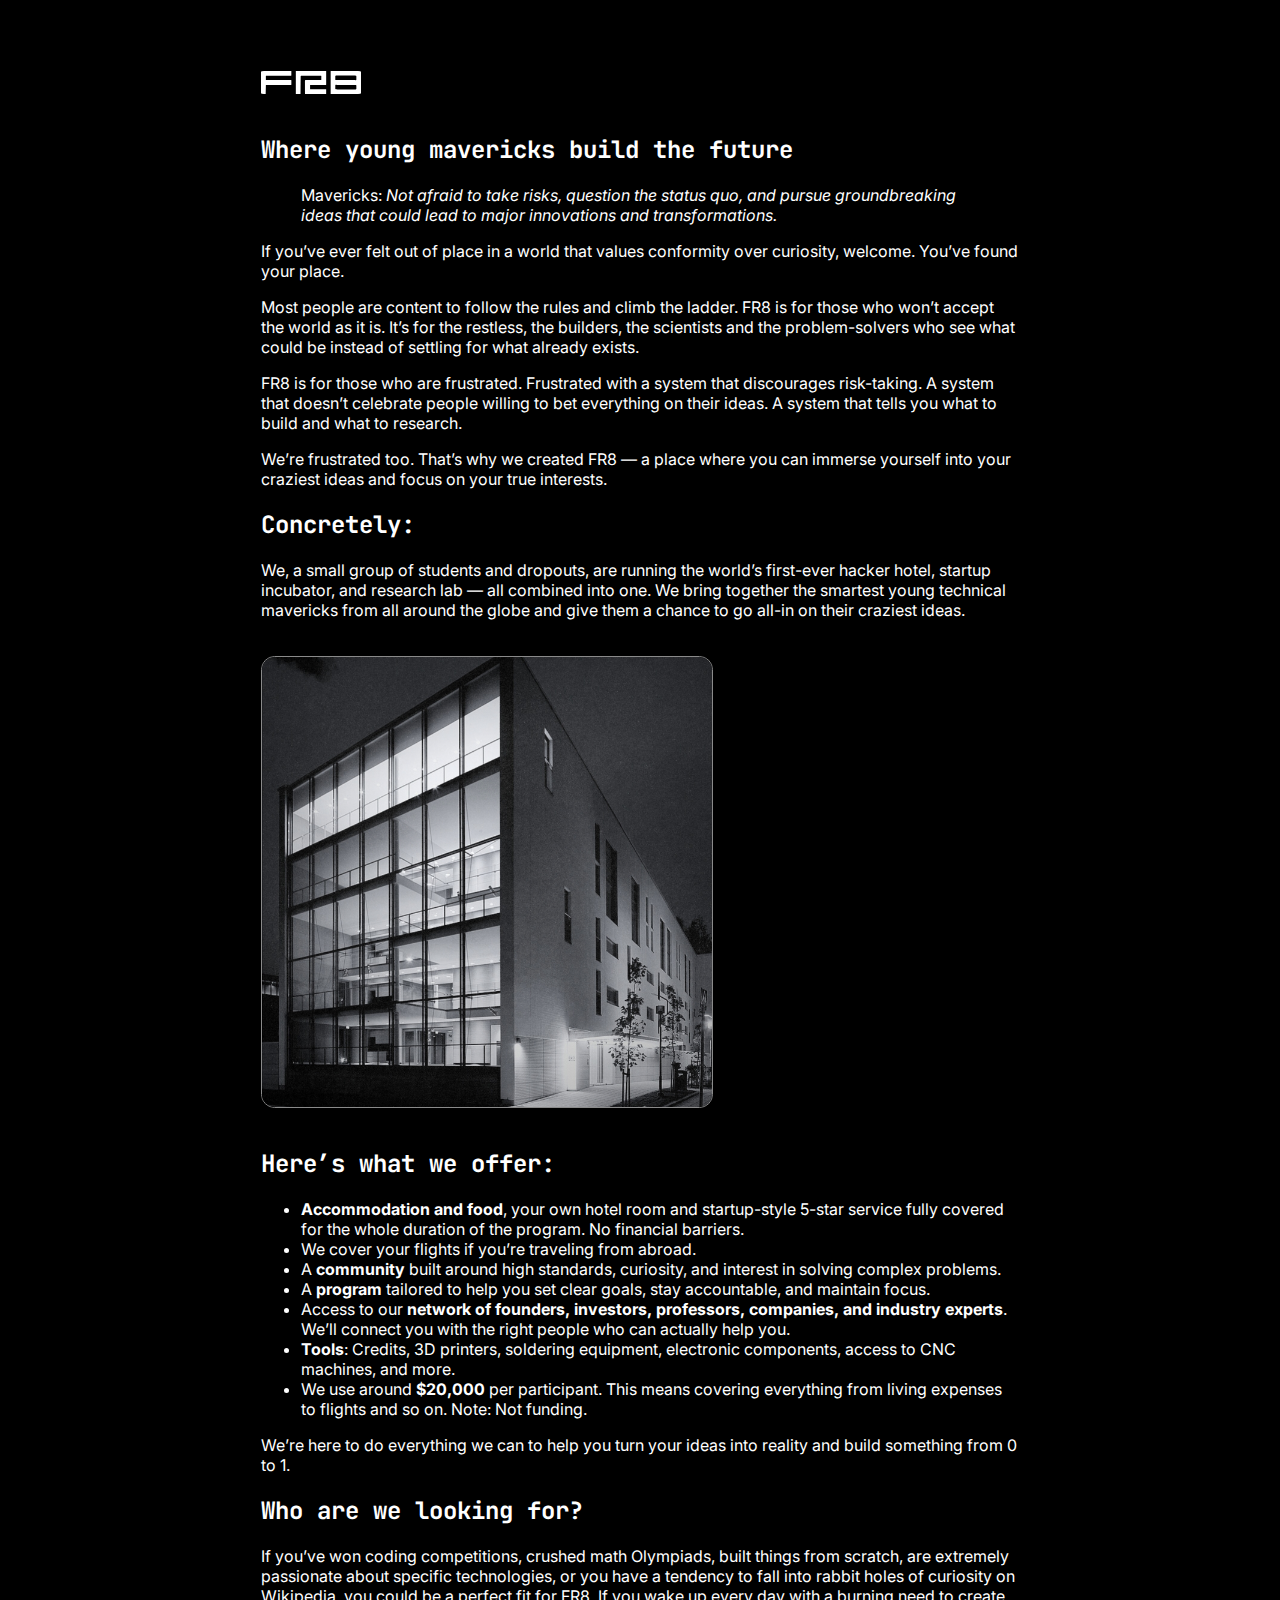
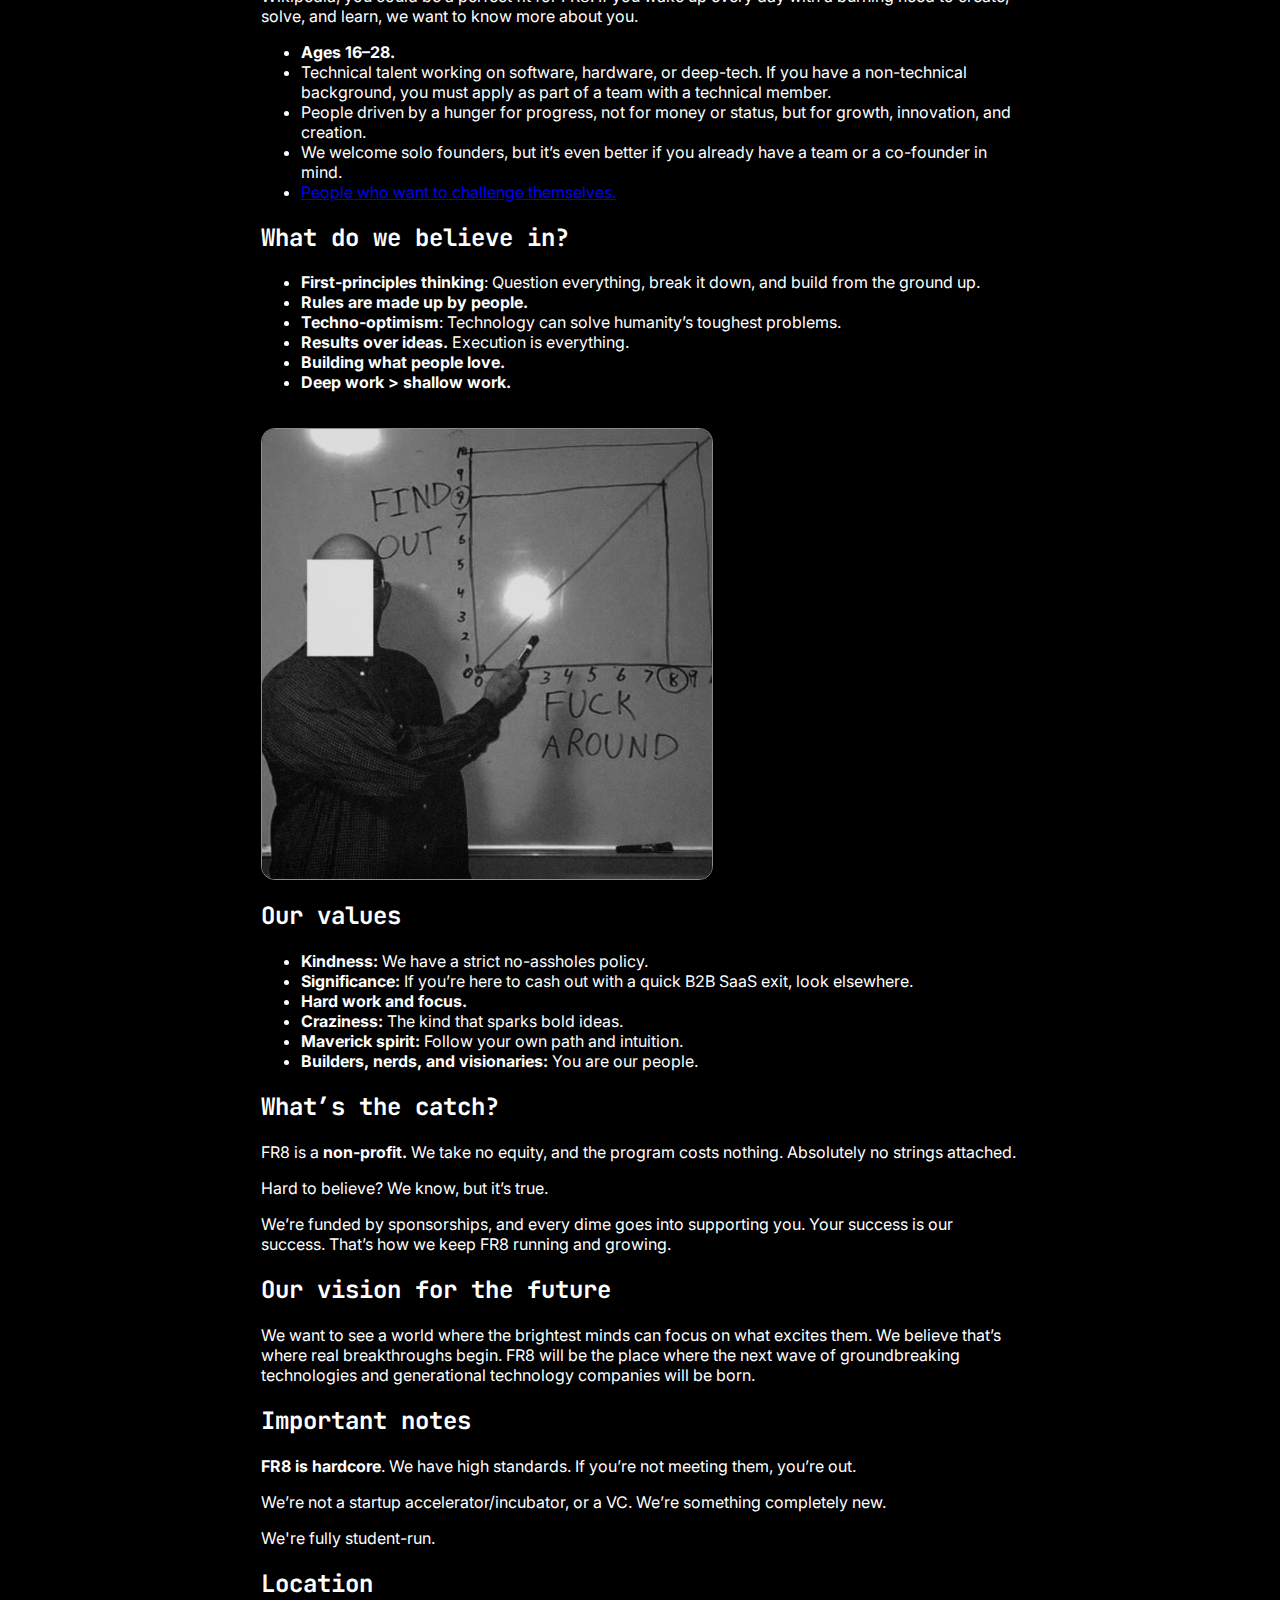
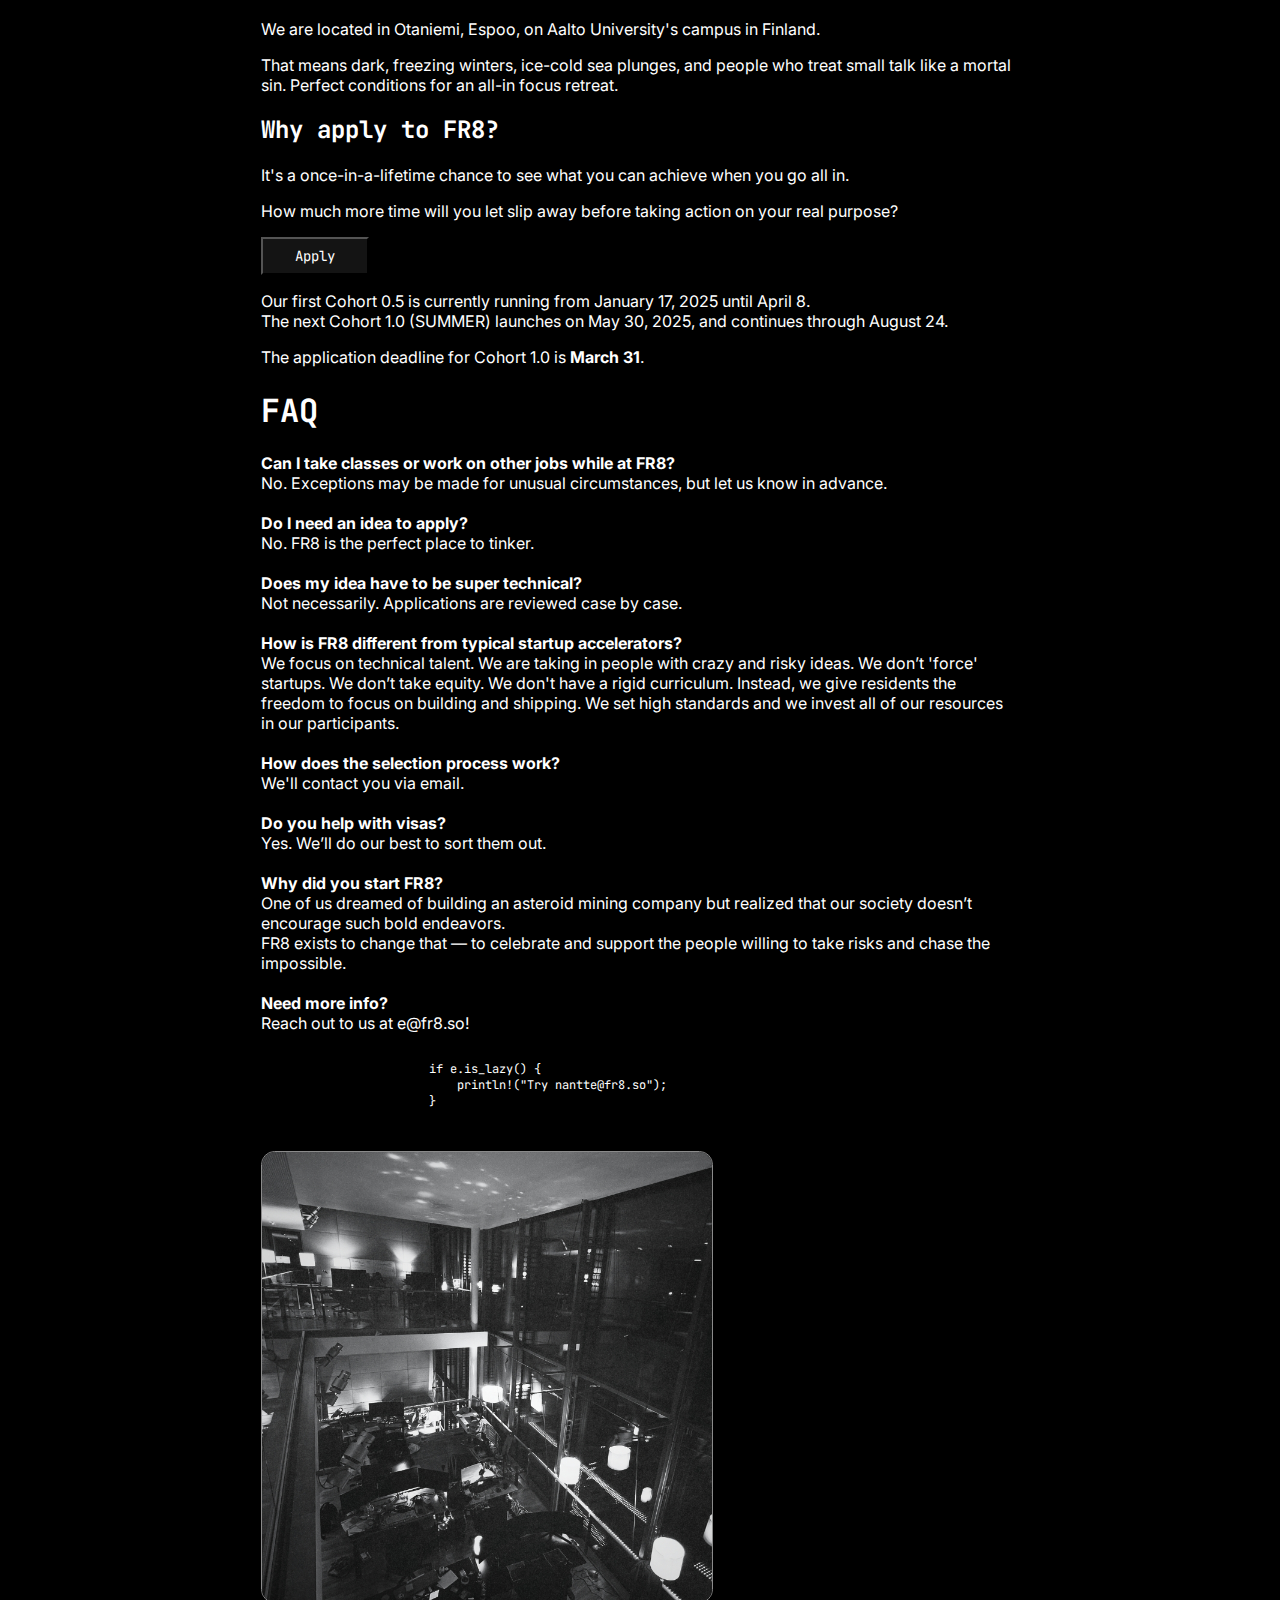
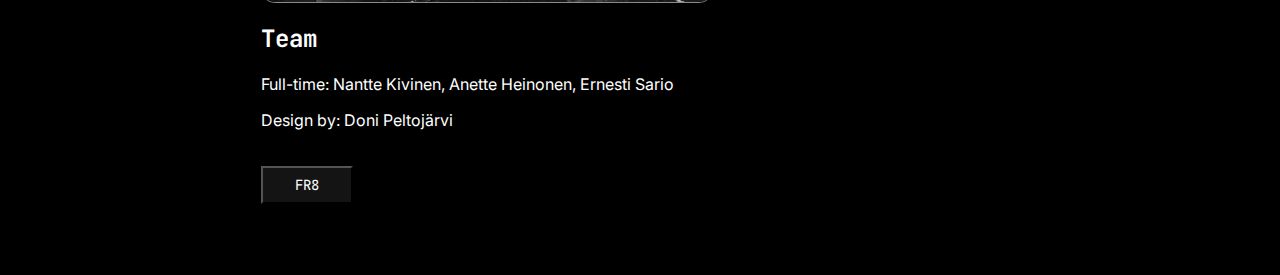
<file: index.html>
<!DOCTYPE html>
<html lang="en">
<head>
    <meta charset="UTF-8">
    <meta name="viewport" content="width=device-width, initial-scale=1.0">
    <title>FR8 Manifesto</title>
    <link href="https://fonts.googleapis.com/css2?family=Inter:wght@400;500&family=JetBrains+Mono:wght@400;700&display=swap" rel="stylesheet">
    <link rel="stylesheet" href="styles.css">
    <script>(function(w,d,s,l,i){w[l]=w[l]||[];w[l].push({'gtm.start':
    new Date().getTime(),event:'gtm.js'});var f=d.getElementsByTagName(s)[0],
    j=d.createElement(s),dl=l!='dataLayer'?'&l='+l:'';j.async=true;j.src=
    'https://www.googletagmanager.com/gtm.js?id='+i+dl;f.parentNode.insertBefore(j,f);
    })(window,document,'script','dataLayer','GTM-NJRZ7LJ7');</script>
</head>
<body>
    <noscript><iframe src="https://www.googletagmanager.com/ns.html?id=GTM-NJRZ7LJ7"
    height="0" width="0" style="display:none;visibility:hidden"></iframe></noscript>
    <div class="content">
        <header>
            <img src="public\fr8svg.svg" alt="FR8 Logo" class="logo" onclick="window.location.href='https://fr8.so';">
        </header>
        <br>
        <section>
            <h2>Where young mavericks build the future</h2>
            <blockquote>Mavericks: <i>Not afraid to take risks, question the status quo, and pursue groundbreaking ideas that could lead to major innovations and transformations.</i></blockquote>
            <p>If you’ve ever felt out of place in a world that values conformity over curiosity, welcome. You’ve found your place.</p>
            <p>Most people are content to follow the rules and climb the ladder. FR8 is for those who won’t accept the world as it is. It’s for the restless, the builders, the scientists and the problem-solvers who see what could be instead of settling for what already exists.</p>
            <p>FR8 is for those who are frustrated. Frustrated with a system that discourages risk-taking. A system that doesn’t celebrate people willing to bet everything on their ideas. A system that tells you what to build and what to research.</p>
            <p>We’re frustrated too. That’s why we created FR8 — a place where you can immerse yourself into your craziest ideas and focus on your true interests.</p>
        </section>
        <section>
            <h2>Concretely:</h2>
            <p>We, a small group of students and dropouts, are running the world’s first-ever hacker hotel, startup incubator, and research lab — all combined into one. We bring together the smartest young technical mavericks from all around the globe and give them a chance to go all-in on their craziest ideas.</p><br>
            <img src="public\fr8manifestopic11.jpg" alt="FR8 hotel" />
            <br>
            <h2>Here’s what we offer:</h2>
            <ul>
                <li><strong>Accommodation and food</strong>, your own hotel room and startup-style 5-star service fully covered for the whole duration of the program. No financial barriers.</li>
                <li>We cover your flights if you’re traveling from abroad.</li>
                <li>A <strong>community</strong> built around high standards, curiosity, and interest in solving complex problems.</li>
                <li>A <strong>program</strong> tailored to help you set clear goals, stay accountable, and maintain focus.</li>
                <li>Access to our <strong>network of founders, investors, professors, companies, and industry experts</strong>. We’ll connect you with the right people who can actually help you.</li>
                <li><strong>Tools</strong>: Credits, 3D printers, soldering equipment, electronic components, access to CNC machines, and more.</li>
                <li>We use around <strong>$20,000</strong> per participant. This means covering everything from living expenses to flights and so on. Note: Not funding.</li>
            </ul>
            <p>We’re here to do everything we can to help you turn your ideas into reality and build something from 0 to 1.</p>
        </section>
        <section>
            <h2>Who are we looking for?</h2>
            <p>If you’ve won coding competitions, crushed math Olympiads, built things from scratch, are extremely passionate about specific technologies, or you have a tendency to fall into rabbit holes of curiosity on Wikipedia, you could be a perfect fit for FR8. If you wake up every day with a burning need to create, solve, and learn, we want to know more about you.</p>
            <ul>
                <li><strong>Ages 16–28.</strong></li>
                <li>Technical talent working on software, hardware, or deep-tech. If you have a non-technical background, you must apply as part of a team with a technical member.</li>
                <li>People driven by a hunger for progress, not for money or status, but for growth, innovation, and creation.</li>
                <li>We welcome solo founders, but it’s even better if you already have a team or a co-founder in mind.</li>
                <li><a href="https://www.youtube.com/watch?v=Sl1T6cXcUI4">People who want to challenge themselves.</a></li>
            </ul>
        </section>
        <section>
            <h2>What do we believe in?</h2>
            <ul>
                <li><strong>First-principles thinking</strong>: Question everything, break it down, and build from the ground up.</li>
                <li><strong>Rules are made up by people.</strong></li>
                <li><strong>Techno-optimism</strong>: Technology can solve humanity’s toughest problems.</li>
                <li><strong>Results over ideas.</strong> Execution is everything.</a></li>
                <li><strong>Building what people love.</strong></li>
                <li><strong>Deep work > shallow work.</strong></li>
                <br>
            </ul>
            <img src="public\fuckaround8.jpg" alt="fuckaroundfindout" />
        </section>
        <section>
            <h2>Our values</h2>
            <ul>
                <li><strong>Kindness:</strong> We have a strict no-assholes policy.</li>
                <li><strong>Significance:</strong> If you’re here to cash out with a quick B2B SaaS exit, look elsewhere.</li>
                <li><strong>Hard work and focus.</strong></li>
                <li><strong>Craziness:</strong> The kind that sparks bold ideas.</li>
                <li><strong>Maverick spirit:</strong> Follow your own path and intuition.</li>
                <li><strong>Builders, nerds, and visionaries:</strong> You are our people.</li>
            </ul>
        </section>
        <section>
            <h2>What’s the catch?</h2>
            <p>FR8 is a <strong>non-profit.</strong> We take no equity, and the program costs nothing. Absolutely no strings attached.</p>
            <p>Hard to believe? We know, but it’s true.</p>
            <p>We’re funded by sponsorships, and every dime goes into supporting you. Your success is our success. That’s how we keep FR8 running and growing.</p>
        </section>
        <section>
            <h2>Our vision for the future</h2>
            <p>We want to see a world where the brightest minds can focus on what excites them. We believe that’s where real breakthroughs begin. FR8 will be the place where the next wave of groundbreaking technologies and generational technology companies will be born.</p>
        </section>
        <section>
            <h2>Important notes</h2>
            <p><strong>FR8 is hardcore</strong>. We have high standards. If you’re not meeting them, you’re out.</p>
            <p>We’re not a startup accelerator/incubator, or a VC. We’re something completely new.</p>
            <p>We're fully student-run.</p>
        </section>
        <section>
            <h2>Location</h2>
            <p>We are located in Otaniemi, Espoo, on Aalto University's campus in Finland.</p>
            <p>That means dark, freezing winters, ice-cold sea plunges, and people who treat small talk like a mortal sin. Perfect conditions for an all-in focus retreat.</p>
        </section>
        <section>
            <h2>Why apply to FR8?</h2>
            <p>It's a once-in-a-lifetime chance to see what you can achieve when you go all in.</p>
            <p>How much more time will you let slip away before taking action on your real purpose?</p>
            <button class="apply-now-button" onclick="window.location.href='https://tally.so/r/wvq6Vd';">
                Apply
            </button><br>
            <p>Our first Cohort 0.5 is currently running from January 17, 2025 until April 8. <br>
            The next Cohort 1.0 (SUMMER) launches on May 30, 2025, and continues through August 24.</p>
            The application deadline for Cohort 1.0 is <strong>March 31</strong>.
        </section>
        <section>
            <h1>FAQ</h1>
            <div class="faq-container">
                <div>
                    <div class="question"><strong>Can I take classes or work on other jobs while at FR8?</strong></div>
                    <div class="answer">No. Exceptions may be made for unusual circumstances, but let us know in advance.</div>
                </div>
                <br>
                <div>
                    <div class="question"><strong>Do I need an idea to apply?</strong></div>
                    <div class="answer">No. FR8 is the perfect place to tinker.</div>
                </div>
                <br>
                <div>
                    <div class="question"><strong>Does my idea have to be super technical?</strong></div>
                    <div class="answer">Not necessarily. Applications are reviewed case by case.</div>
                </div>
                <br>
                <div>
                    <div class="question"><strong>How is FR8 different from typical startup accelerators?</strong></div>
                    <div class="answer">We focus on technical talent. We are taking in people with crazy and risky ideas. We don’t 'force' startups. We don’t take equity. We don't have a rigid curriculum. Instead, we give residents the freedom to focus on building and shipping. We set high standards and we invest all of our resources in our participants.</div>
                </div>
                <br>
                <div>
                    <div class="question"><strong>How does the selection process work?</strong></div>
                    <div class="answer">We'll contact you via email.</div>
                </div>
                <br>
                <div>
                    <div class="question"><strong>Do you help with visas?</strong></div>
                    <div class="answer">Yes. We’ll do our best to sort them out.</div>
                </div>
                <br>
                <div>
                    <div class="question"><strong>Why did you start FR8?</strong></div>
                    <div class="answer">One of us dreamed of building an asteroid mining company but realized that our society doesn’t encourage such bold endeavors. <br>FR8 exists to change that — to celebrate and support the people willing to take risks and chase the impossible.</div>
                </div>
                <br>
                <div>
                    <div class="question"><strong>Need more info?</strong></div>
                    <div class="answer">Reach out to us at e@fr8.so!</div>
                    <pre>
                        <code>
                        if e.is_lazy() {
                            println!("Try nantte@fr8.so");
                        }
                        </code>
                    </pre>
                </div>
            </div>
        </section>
        <img src="public\fr8manifestopic22.jpg" alt="FR8 hotel inside"/>
        <section>
            <h2>Team</h2>
            <p>Full-time: Nantte Kivinen, Anette Heinonen, Ernesti Sario</p>
            <p>Design by: Doni Peltojärvi</p>
        </section><br>
        <button class="website-button" onclick="window.location.href='https://fr8.so';">
            FR8
        </button>
    </div>
</body>
</html>
</file>
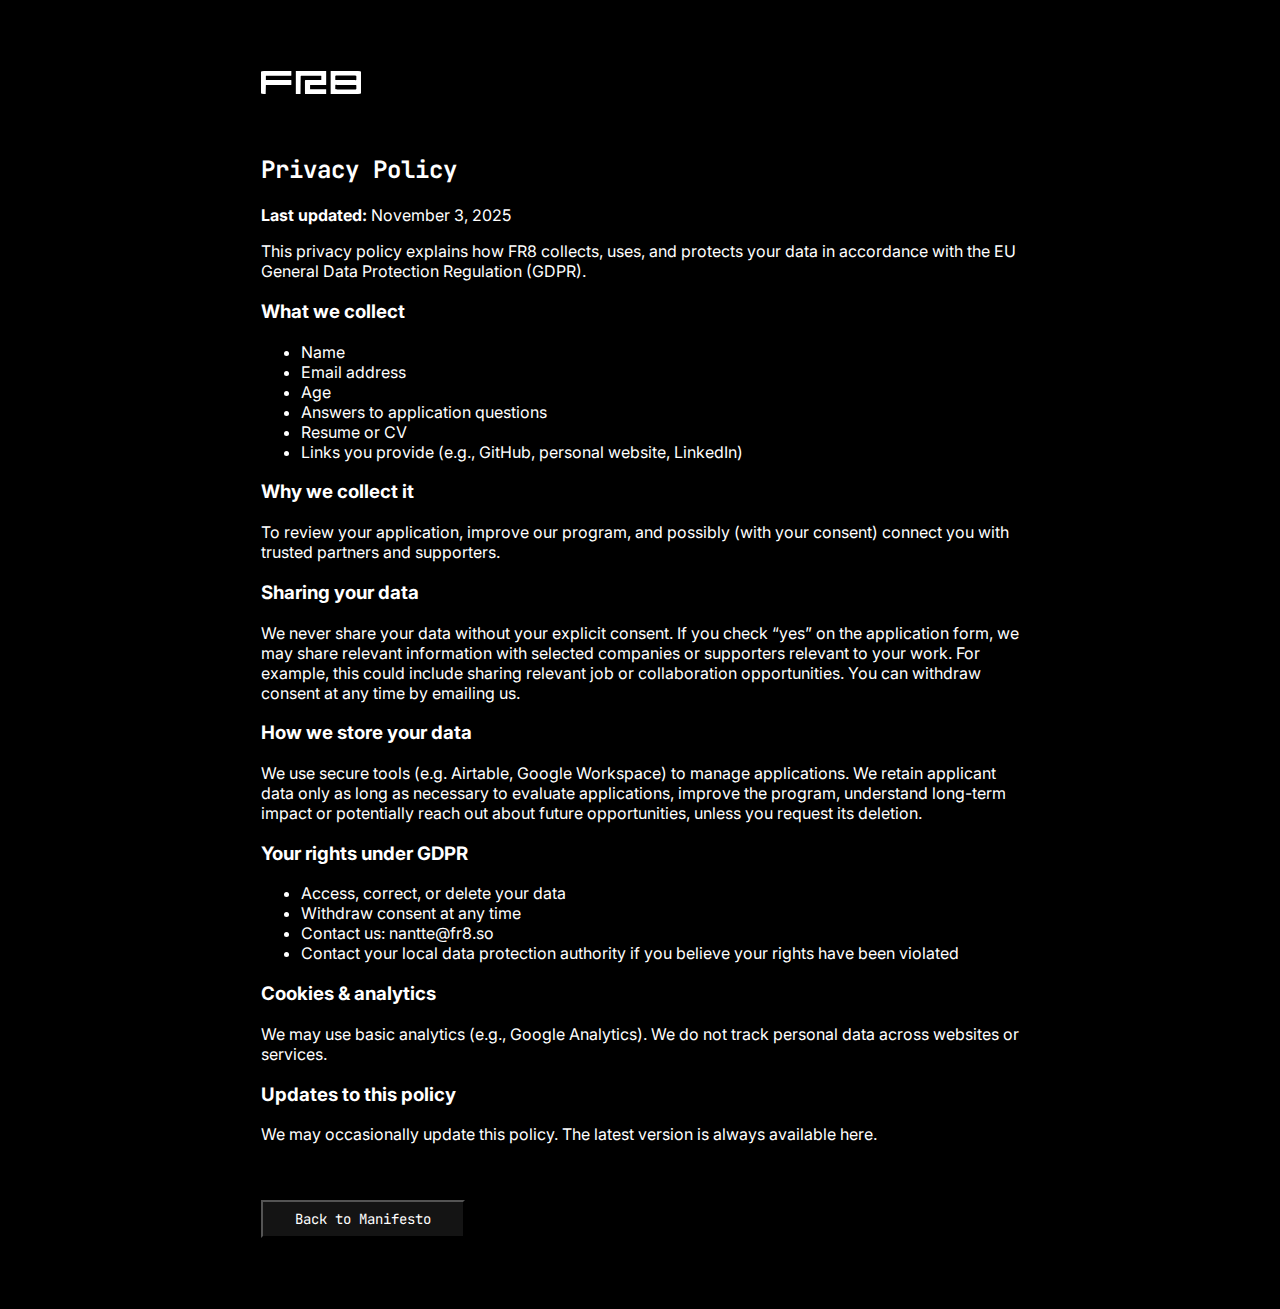
<file: privacy.html>
<!DOCTYPE html>
<html lang="en">
<head>
    <meta charset="UTF-8">
    <meta name="viewport" content="width=device-width, initial-scale=1.0">
    <title>FR8 Privacy Policy</title>
    <link href="https://fonts.googleapis.com/css2?family=Inter:wght@400;500&family=JetBrains+Mono:wght@400;700&display=swap" rel="stylesheet">
    <link rel="stylesheet" href="styles.css">
</head>
<body>
    <noscript><iframe src="https://www.googletagmanager.com/ns.html?id=GTM-NJRZ7LJ7"
    height="0" width="0" style="display:none;visibility:hidden"></iframe></noscript>
    <div class="content">
        <header>
            <img src="public/fr8svg.svg" alt="FR8 Logo" class="logo" onclick="window.location.href='https://fr8.so';">
        </header>
        <br><br>
        <section>
            <h2>Privacy Policy</h2>
            <p><strong>Last updated:</strong> November 3, 2025</p>
            <p>This privacy policy explains how FR8 collects, uses, and protects your data in accordance with the EU General Data Protection Regulation (GDPR).</p>
    
            <h3>What we collect</h3>
            <ul>
                <li>Name</li>
                <li>Email address</li>
                <li>Age</li>
                <li>Answers to application questions</li>
                <li>Resume or CV</li>
                <li>Links you provide (e.g., GitHub, personal website, LinkedIn)</li>
            </ul>
    
            <h3>Why we collect it</h3>
            <p>To review your application, improve our program, and possibly (with your consent) connect you with trusted partners and supporters.</p>
    
            <h3>Sharing your data</h3>
            <p>We never share your data without your explicit consent. If you check “yes” on the application form, we may share relevant information with selected companies or supporters relevant to your work. For example, this could include sharing relevant job or collaboration opportunities. You can withdraw consent at any time by emailing us.</p>
    
            <h3>How we store your data</h3>
            <p>We use secure tools (e.g. Airtable, Google Workspace) to manage applications. We retain applicant data only as long as necessary to evaluate applications, improve the program, understand long-term impact or potentially reach out about future opportunities, unless you request its deletion.</p>
    
            <h3>Your rights under GDPR</h3>
            <ul>
                <li>Access, correct, or delete your data</li>
                <li>Withdraw consent at any time</li>
                <li>Contact us: nantte@fr8.so</li>
                <li>Contact your local data protection authority if you believe your rights have been violated</li>
            </ul>
    
            <h3>Cookies & analytics</h3>
            <p>We may use basic analytics (e.g., Google Analytics). We do not track personal data across websites or services.</p>
    
            <h3>Updates to this policy</h3>
            <p>We may occasionally update this policy. The latest version is always available here.</p>
        </section>
        <br><br>
        <button class="website-button" onclick="window.location.href='index.html';">Back to Manifesto</button>
    </div>    
</body>
</html>
</file>
<file: styles.css>
@import url('https://fonts.googleapis.com/css2?family=Inter:wght@400;500&family=JetBrains+Mono:wght@400;700&display=swap');

body {
    font-family: 'Inter', sans-serif;
    background-color: #000000;
    color: #ffffff;
}

h1 {
    font-family: 'JetBrains Mono', monospace;
}

h2 {
    font-family: 'JetBrains Mono', monospace;
}


.content {
    margin-left: 20%;
    margin-right: 20%;
    padding-top: 5%;
    padding-bottom: 5%;
    color: #ffffff;
}

pre {
    font-size: 12px;
}

code {
    font-family: 'JetBrains Mono', monospace;
}

.apply-now-button {
    background-color: #141414;
    font-family: 'JetBrains Mono', monospace;
    color: rgb(255, 255, 255);
    padding: 8px 32px;
    font-size: 14px;
    cursor: pointer;
    transition: background-color 0.3s, transform 0.2s;
}

.apply-now-button:hover {
    background-color: #3b3b3b;
    transform: scale(1.04);
}

.website-button {
    background-color: #141414;
    font-family: 'JetBrains Mono', monospace;
    color: rgb(255, 255, 255);
    padding: 8px 32px;
    font-size: 14px;
    cursor: pointer;
    transition: background-color 0.3s, transform 0.2s;
}

.website-button:hover {
    background-color: #3b3b3b;
    transform: scale(1.04);
}

img {
    max-width: 450px;
    height: auto;
    display: block;
    outline: none;
    padding: 0;
    margin: 0;
    border: 1px solid rgb(138, 138, 138);
    border-radius: 3%;
}

.logo {
    width: 100px;
    height: auto;
    cursor: pointer;
    border: none;
}

@media screen and (max-width: 768px) {
    .content {
        margin-left: 7%;
        margin-right: 7%;
    }
    img {
        max-width: 100%;
        height: auto;
        display: block;
    }
    pre {
        font-size: 12px;
        margin-left: -40%;
        width: calc(100% + 20px);
        max-width: none;
    }
}
</file>
